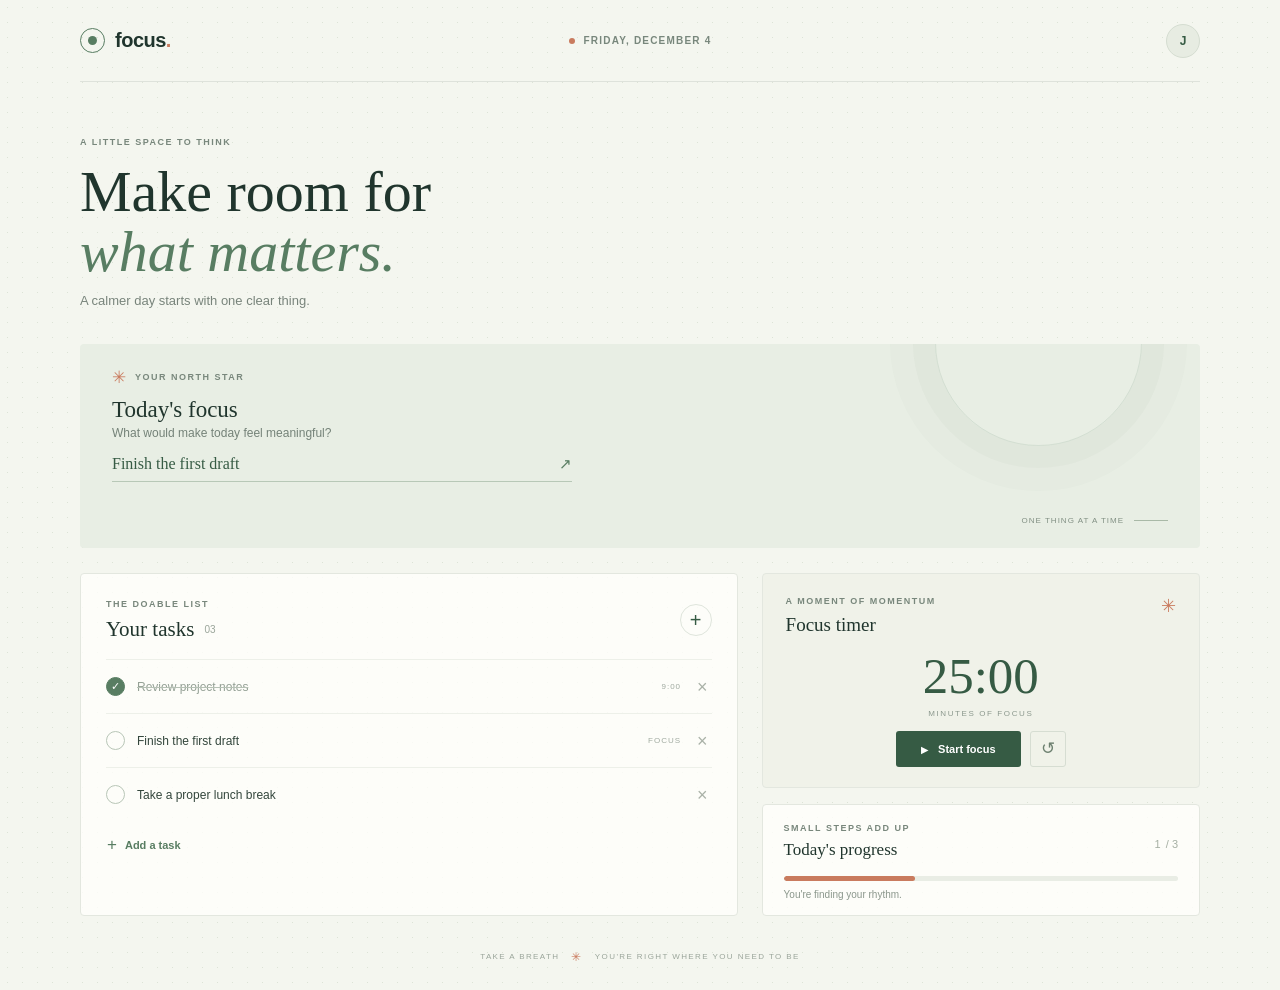
<file: index.html>
<!doctype html>
<html lang="en">
  <head>
    <meta charset="utf-8" />
    <meta name="viewport" content="width=device-width, initial-scale=1" />
    <meta name="theme-color" content="#f4f6ef" />
    <title>Focus | Make room for what matters</title>
    <link rel="stylesheet" href="styles.css" />
  </head>
  <body>
    <div class="page-shell">
      <header class="topbar">
        <a class="brand" href="#" aria-label="Focus home">
          <span class="brand-mark" aria-hidden="true"><span></span></span>
          <span>focus<span class="brand-period">.</span></span>
        </a>
        <div class="topbar-date">
          <span class="date-dot" aria-hidden="true"></span>
          <span>MONDAY, NOVEMBER 10</span>
        </div>
        <button class="avatar" type="button" aria-label="Your day">J</button>
      </header>

      <main>
        <section class="welcome" aria-labelledby="welcome-title">
          <p class="eyebrow">A LITTLE SPACE TO THINK</p>
          <h1 id="welcome-title">Make room for<br /><em>what matters.</em></h1>
          <p class="welcome-note">A calmer day starts with one clear thing.</p>
        </section>

        <section class="focus-panel" aria-labelledby="today-title">
          <div class="focus-panel-label">
            <span class="sun-mark" aria-hidden="true">✳</span>
            <p class="eyebrow">YOUR NORTH STAR</p>
          </div>
          <h2 id="today-title">Today's focus</h2>
          <p class="focus-prompt">What would make today feel meaningful?</p>
          <label class="focus-entry" aria-label="Today's focus">
            <input class="focus-input" id="focus-input" type="text" maxlength="100" value="Finish the first draft" />
            <span class="edit-mark" aria-hidden="true">↗</span>
          </label>
          <div class="focus-panel-foot"><span>ONE THING AT A TIME</span><span class="foot-line"></span></div>
        </section>

        <div class="work-grid">
          <section class="tasks-panel" aria-labelledby="tasks-title">
            <div class="section-heading">
              <div>
                <p class="eyebrow">THE DOABLE LIST</p>
                <h2 id="tasks-title">Your tasks <span class="task-count">03</span></h2>
              </div>
              <button class="icon-button" type="button" aria-label="Add a task">+</button>
            </div>
            <ul class="task-list" aria-label="Tasks for today" aria-live="polite">
              <li class="task-row is-done">
                <button class="check-button" type="button" aria-label="Mark Review project notes as incomplete" aria-pressed="true"><span>✓</span></button>
                <span class="task-name">Review project notes</span>
                <span class="task-time">9:00</span>
              </li>
              <li class="task-row">
                <button class="check-button" type="button" aria-label="Mark Finish the first draft complete" aria-pressed="false"><span></span></button>
                <span class="task-name">Finish the first draft</span>
                <span class="task-time">FOCUS</span>
              </li>
              <li class="task-row">
                <button class="check-button" type="button" aria-label="Mark Take a proper lunch break complete" aria-pressed="false"><span></span></button>
                <span class="task-name">Take a proper lunch break</span>
                <button class="remove-button" type="button" aria-label="Remove Take a proper lunch break">×</button>
              </li>
            </ul>
            <button class="add-task-button" type="button"><span aria-hidden="true">+</span> Add a task</button>
          </section>

          <aside class="side-column">
            <section class="timer-panel" aria-labelledby="timer-title">
              <div class="section-heading timer-heading">
                <div>
                  <p class="eyebrow">A MOMENT OF MOMENTUM</p>
                  <h2 id="timer-title">Focus timer</h2>
                </div>
                <span class="timer-spark" aria-hidden="true">✳</span>
              </div>
              <div class="timer-face" aria-label="25 minutes remaining">
                <span class="timer-value">25<span class="timer-colon">:</span>00</span>
                <span class="timer-caption">MINUTES OF FOCUS</span>
              </div>
              <div class="timer-controls">
                <button class="start-button" type="button"><span aria-hidden="true">▶</span> Start focus</button>
                <button class="reset-button" type="button" aria-label="Reset timer">↺</button>
              </div>
            </section>

            <section class="progress-panel" aria-labelledby="progress-title">
              <div class="progress-topline">
                <div>
                  <p class="eyebrow">SMALL STEPS ADD UP</p>
                  <h2 id="progress-title">Today's progress</h2>
                </div>
                <span class="progress-fraction"><span class="completed-count">1</span> <span class="total-count">/ 3</span></span>
              </div>
              <div class="progress-track" role="progressbar" aria-label="Daily task progress" aria-valuemin="0" aria-valuemax="3" aria-valuenow="1"><span></span></div>
              <p class="progress-note">You're finding your rhythm.</p>
            </section>
          </aside>
        </div>
      </main>

      <footer class="page-footer"><span>TAKE A BREATH</span><span class="footer-star" aria-hidden="true">✳</span><span>YOU'RE RIGHT WHERE YOU NEED TO BE</span></footer>
    </div>
    <script src="app.js"></script>
  </body>
</html>
</file>
<file: styles.css>
:root {
  color-scheme: light;
  --paper: #f4f6ef;
  --ink: #20352d;
  --muted: #78877c;
  --line: #e5e9df;
  --green: #587d62;
  --green-dark: #365b44;
  --mint: #e8eee3;
  --coral: #c97b5e;
  --serif: 'Playfair Display', Georgia, serif;
  --sans: 'DM Sans', 'Avenir Next', sans-serif;
}

* { box-sizing: border-box; }

body {
  margin: 0;
  min-width: 320px;
  background-color: var(--paper);
  background-image: radial-gradient(#dce3d6 0.65px, transparent 0.65px);
  background-size: 15px 15px;
  color: var(--ink);
  font-family: var(--sans);
  -webkit-font-smoothing: antialiased;
}

button, a { color: inherit; font: inherit; }
button { cursor: pointer; }
a { text-decoration: none; }

.page-shell {
  width: min(1120px, calc(100% - 64px));
  margin: 0 auto;
}

.topbar {
  height: 82px;
  display: grid;
  grid-template-columns: 1fr 1fr 1fr;
  align-items: center;
  border-bottom: 1px solid rgba(32, 53, 45, 0.1);
}

.brand { display: inline-flex; align-items: center; gap: 10px; width: fit-content; font-size: 20px; font-weight: 700; letter-spacing: -0.5px; }
.brand-period { color: var(--coral); }
.brand-mark { width: 25px; height: 25px; border: 1.5px solid var(--green); border-radius: 50%; display: grid; place-items: center; }
.brand-mark span { width: 9px; height: 9px; border-radius: 50%; background: var(--green); }
.topbar-date { justify-self: center; display: flex; align-items: center; gap: 9px; color: var(--muted); font-size: 10px; letter-spacing: 1.2px; font-weight: 600; }
.date-dot { width: 6px; height: 6px; border-radius: 50%; background: var(--coral); }
.avatar { justify-self: end; display: grid; place-items: center; width: 34px; height: 34px; border: 1px solid #d5ddd1; border-radius: 50%; background: #e7ece2; color: var(--green-dark); font-size: 12px; font-weight: 600; }

.welcome { padding: 54px 0 36px; }
.eyebrow { margin: 0; color: var(--muted); font-size: 9px; line-height: 1.4; font-weight: 700; letter-spacing: 1.5px; }
.welcome h1 { margin: 13px 0 11px; font-family: var(--serif); font-size: clamp(42px, 5vw, 58px); line-height: 1.04; font-weight: 500; letter-spacing: 0; }
.welcome h1 em { color: var(--green); font-weight: 500; }
.welcome-note { margin: 0; color: #78847b; font-size: 13px; }

.focus-panel {
  position: relative;
  overflow: hidden;
  min-height: 204px;
  padding: 25px 32px 20px;
  border-radius: 4px;
  background: #e8eee4;
}
.focus-panel::after { content: ''; position: absolute; width: 205px; height: 205px; right: 58px; top: -105px; border: 1px solid rgba(88, 125, 98, 0.14); border-radius: 50%; box-shadow: 0 0 0 22px rgba(88, 125, 98, 0.035), 0 0 0 45px rgba(88, 125, 98, 0.025); pointer-events: none; }
.focus-panel-label { display: flex; align-items: center; gap: 9px; }
.sun-mark { color: var(--coral); font-size: 17px; line-height: 1; }
.focus-panel h2 { margin: 11px 0 3px; font-family: var(--serif); font-size: 23px; font-weight: 500; }
.focus-prompt { margin: 0; color: #748278; font-size: 12px; }
.focus-entry { position: relative; z-index: 1; display: flex; justify-content: space-between; align-items: center; width: min(460px, 100%); margin-top: 15px; padding: 0 0 8px; border-bottom: 1px solid #b8c8b7; color: var(--green-dark); font-family: var(--serif); font-size: 16px; }
.focus-input { width: 100%; min-width: 0; padding: 0; border: 0; outline: 0; background: transparent; color: inherit; font: inherit; }
.focus-input:focus-visible { outline: 2px solid var(--coral); outline-offset: 4px; }
.edit-mark { color: var(--green); font-family: var(--sans); font-size: 15px; }
.focus-panel-foot { position: absolute; right: 32px; bottom: 23px; display: flex; align-items: center; gap: 10px; color: #829084; font-size: 8px; letter-spacing: 1px; }
.foot-line { display: inline-block; width: 34px; height: 1px; background: #a9b9a7; }

.work-grid { display: grid; grid-template-columns: minmax(0, 1.2fr) minmax(300px, 0.8fr); gap: 24px; margin-top: 25px; }
.tasks-panel, .timer-panel, .progress-panel { border: 1px solid #e3e7df; border-radius: 4px; background: rgba(255, 255, 252, 0.8); }
.tasks-panel { padding: 24px 25px 19px; }
.section-heading { display: flex; align-items: center; justify-content: space-between; }
.section-heading h2, .progress-topline h2 { margin: 6px 0 0; font-family: var(--serif); font-size: 21px; line-height: 1.2; font-weight: 500; }
.task-count { margin-left: 5px; color: #9aa59a; font-family: var(--sans); font-size: 10px; vertical-align: 3px; }
.icon-button { display: grid; place-items: center; width: 32px; height: 32px; border: 1px solid #dfe5dc; border-radius: 50%; background: transparent; color: var(--green-dark); font-size: 20px; line-height: 1; }
.task-list { margin: 17px 0 0; padding: 0; list-style: none; }
.task-row { min-height: 54px; display: flex; align-items: center; gap: 12px; border-top: 1px solid #edf0e9; }
.check-button { flex: 0 0 auto; display: grid; place-items: center; width: 19px; height: 19px; padding: 0; border: 1px solid #b8c6b7; border-radius: 50%; background: transparent; color: white; font-size: 11px; }
.is-done .check-button { border-color: var(--green); background: var(--green); }
.task-name { flex: 1; color: #33463c; font-size: 12px; }
.is-done .task-name { color: #94a095; text-decoration: line-through; text-decoration-color: #b6c1b5; }
.task-time { color: #a0aaa0; font-size: 8px; letter-spacing: 1px; }
.remove-button { padding: 4px; border: 0; background: transparent; color: #a9b1a7; font-size: 18px; line-height: 1; }
.remove-button:hover { color: var(--coral); }
.add-task-button { display: flex; align-items: center; gap: 8px; margin: 10px 0 0 1px; padding: 4px 0; border: 0; background: transparent; color: var(--green); font-size: 11px; font-weight: 600; }
.add-task-button span { font-size: 17px; font-weight: 400; }
.task-entry { display: flex; gap: 8px; margin-top: 12px; }
.task-entry[hidden] { display: none; }
.task-entry input { flex: 1; min-width: 0; height: 36px; padding: 0 10px; border: 1px solid #dfe5dc; border-radius: 3px; background: #fff; color: var(--ink); font: inherit; font-size: 12px; }
.task-entry button { padding: 0 12px; border: 0; border-radius: 3px; background: var(--green-dark); color: white; font-size: 11px; font-weight: 600; }

.side-column { display: grid; grid-template-rows: 1fr auto; gap: 16px; }
.timer-panel { padding: 21px 23px 20px; background: #f0f2e9; }
.timer-heading h2 { font-size: 19px; }
.timer-spark { align-self: flex-start; color: var(--coral); font-size: 18px; }
.timer-face { display: flex; flex-direction: column; align-items: center; margin: 14px 0 13px; }
.timer-value { color: var(--green-dark); font-family: var(--serif); font-size: 51px; line-height: 1; font-variant-numeric: tabular-nums; }
.timer-colon { color: #94a28e; }
.timer-caption { margin-top: 7px; color: #8b988d; font-size: 8px; letter-spacing: 1.6px; }
.timer-controls { display: flex; justify-content: center; gap: 9px; }
.start-button { min-width: 125px; height: 36px; padding: 0 14px; border: 0; border-radius: 3px; background: var(--green-dark); color: white; font-size: 11px; font-weight: 600; }
.start-button span { margin-right: 7px; font-size: 9px; }
.reset-button { width: 36px; height: 36px; border: 1px solid #d6ddd2; border-radius: 3px; background: transparent; color: #6d8070; font-size: 17px; }
.progress-panel { padding: 17px 21px 15px; }
.progress-topline { display: flex; align-items: center; justify-content: space-between; }
.progress-topline h2 { font-size: 17px; }
.progress-fraction { color: var(--green-dark); font-family: var(--serif); font-size: 21px; }
.progress-fraction span { color: #a4aea2; font-family: var(--sans); font-size: 11px; }
.progress-track { height: 5px; margin-top: 15px; overflow: hidden; border-radius: 5px; background: #e9ede5; }
.progress-track span { display: block; width: 33.333%; height: 100%; border-radius: inherit; background: var(--coral); }
.progress-track span { transition: width 180ms ease; }
.progress-note { margin: 8px 0 0; color: #8a968b; font-size: 10px; }

.page-footer { display: flex; justify-content: center; align-items: center; gap: 12px; padding: 34px 0 26px; color: #9aa59a; font-size: 8px; letter-spacing: 1.4px; }
.footer-star { color: var(--coral); font-size: 12px; }

button:focus-visible, a:focus-visible { outline: 2px solid var(--coral); outline-offset: 3px; }

@media (max-width: 720px) {
  .page-shell { width: min(100% - 36px, 520px); }
  .topbar { height: 68px; grid-template-columns: 1fr auto auto; gap: 18px; }
  .topbar-date { justify-self: end; font-size: 8px; letter-spacing: 0.8px; }
  .avatar { width: 31px; height: 31px; }
  .welcome { padding: 43px 0 28px; }
  .welcome h1 { font-size: 45px; }
  .focus-panel { min-height: 208px; padding: 23px 21px 20px; }
  .focus-panel::after { right: -72px; }
  .focus-panel-foot { right: 21px; bottom: 18px; }
  .work-grid { grid-template-columns: 1fr; gap: 15px; margin-top: 16px; }
  .tasks-panel { padding: 21px 19px 17px; }
  .side-column { grid-template-columns: 1fr; gap: 13px; }
  .timer-panel { padding: 20px; }
  .timer-face { margin: 13px 0; }
  .progress-panel { padding: 17px 19px 15px; }
  .page-footer { padding: 28px 0 20px; font-size: 7px; letter-spacing: 1px; }
}

@media (max-width: 380px) {
  .page-shell { width: calc(100% - 28px); }
  .topbar { gap: 10px; }
  .topbar-date { font-size: 7px; }
  .welcome h1 { font-size: 40px; }
  .focus-panel-foot { font-size: 7px; }
}
</file>
